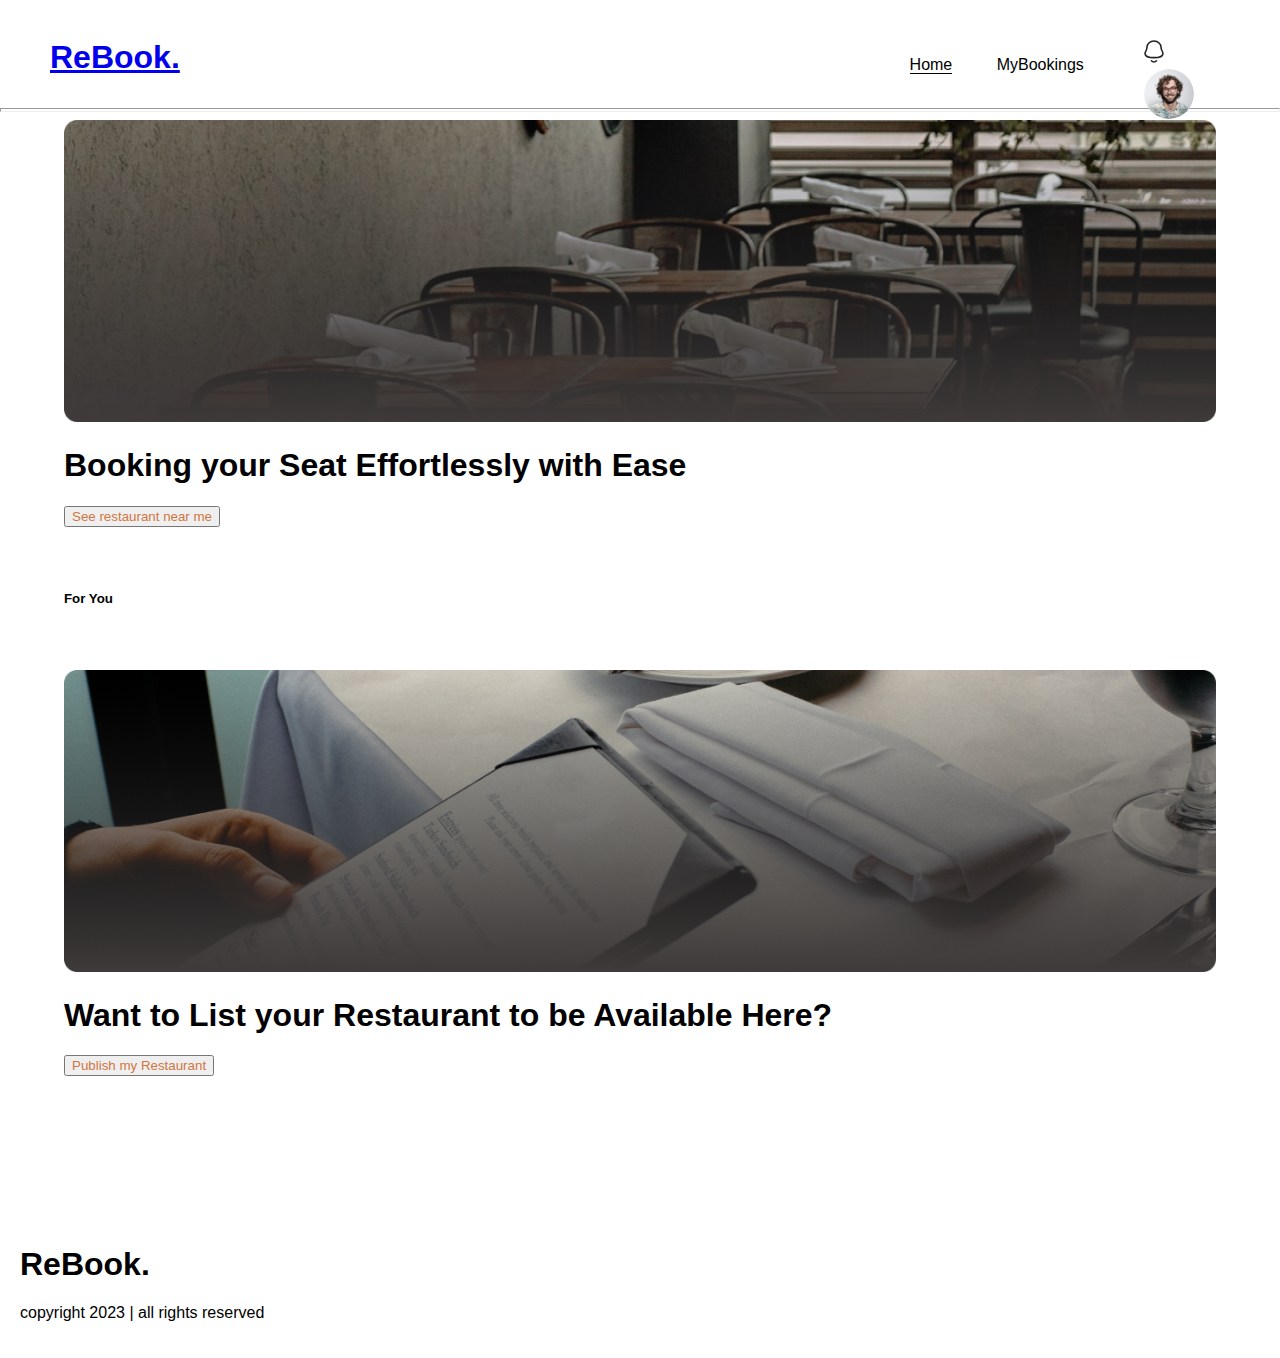
<file: Home/index.html>
<!DOCTYPE html>
<html lang="en">

<head>
    <meta charset="UTF-8">
    <meta name="viewport" content="width=device-width, initial-scale=1.0">
    <link rel="stylesheet" href="style.css">
    <link href="https://cdn.jsdelivr.net/npm/bootstrap@5.0.2/dist/css/bootstrap.min.css" rel="stylesheet"
        integrity="sha384-EVSTQN3/azprG1Anm3QDgpJLIm9Nao0Yz1ztcQTwFspd3yD65VohhpuuCOmLASjC" crossorigin="anonymous">
    <title>Document</title>
</head>

<!-- Dropdown Profil link source : https://www.youtube.com/watch?v=ybXulmeilFM -->

<body>
    <header id="header">
        <nav>
            <h1 class="ms-4 fs-2 fw-bold"><a href="index.html" class="text-decoration-none text-dark">ReBook.</a></h1>
            <ul>
                <li><a href="index.html" class="active text-dark text-decoration-none">Home</a></li>
                <li><a href="#" class="text-dark text-decoration-none">MyBookings</a></li>
            </ul>
            <div id="nav-right" class="d-flex border-start border-2 align-items-center" style="border-color: #D4D4D4; height: 40px;">
                <img src="Util/notification.svg" class="notif-pict">
                <img src="Util/user.png" alt="" srcset="" class="user-pict">
            </div>

            <div class="sub-menu-wrap shadow-lg" id="subMenu">
                <div class="sub-menu bg-white" style="padding: 20px;">
                    <div class="user-info d-flex align-items-center">
                        <img src="Util/user.png" alt="" srcset="" style="width: 60px; margin-right: 10px; border-radius: 50%;">
                        <h3 style="padding-top: 15px;">John Doe</h3>
                    </div>
                    <hr class="w-100" style="background-color: gray;">

                    <a href="#" class="sub-menu-link">
                        <img src="Util/icon-user.png" alt="" style="width: 35px;">
                        <p>Edit Profile</p>
                        <span>></span>
                    </a>
                    <a href="#" class="sub-menu-link">
                        <img src="Util/Home.svg" alt="">
                        <p>My Restaurant</p>
                        <span>></span>
                    </a>
                    <a href="#" class="sub-menu-link">
                        <img src="Util/Logout.svg" alt="">
                        <p>Logout</p>
                        <span class="mt-1">></span>
                    </a>
                </div>
            </div>

            <div class="notification-wrap shadow-lg" id="notifMenu">
                <div class="sub-menu bg-white" style="padding: 20px;">
                    <div class="notif-info d-flex align-item-center" style="margin-left: 30px;">
                        <h6 class="text-center">No Notification</h6>
                    </div>
                </div>
            </div>
        </nav>
        <hr class="mt-0" style="padding: 1px;">
    </header>

    <section class="hero position-relative mt-5">
        <img src="Util/hero.png" width="100%" alt="">

        <div class="position-absolute top-0 left-0 text-center text-white h-100">
            <div class="w-100 h-100 d-flex flex-column align-items-center justify-content-center">
                <h1 class="fw-light">
                    Booking your Seat Effortlessly with Ease
                </h1>

                <button class="btn btn-light fw-light mt-2" style="color: #D17642">
                    See restaurant near me
                </button>
            </div>
        </div>
    </section>

    <main class="mt-5 border-bottom" style="border-color: #D4D4D4; margin: 64px;">
        <h5 class="fw-bold">For You</h5>

    </main>

    <section class="hero position-relative mt-5">
        <img src="Util/Rectangle 3.png" width="100%" alt="">
        <div class="position-absolute top-0 left-0 text-center text-white h-100">
            <div class="w-100 h-100 d-flex flex-column align-items-center justify-content-center">
                <h1 class="fw-light">
                    Want to List your Restaurant to be Available Here?
                </h1>
                <button class="btn btn-light fw-light mt-2" style="color: #D17642;">
                    Publish my Restaurant
                </button>
            </div>
        </div>
    </section>

    <footer class="d-flex align-items-center justify-content-center flex-column border-top" style="border-color: #D4D4D4;">
        <h1 class="ms-4 fs-2 fw-bold">ReBook.</h1>
        <p>copyright 2023 | all rights reserved</p>
    </footer>

<!-- <script src="https://code.jquery.com/jquery-3.7.1.min.js" integrity="sha256-/JqT3SQfawRcv/BIHPThkBvs0OEvtFFmqPF/lYI/Cxo=" crossorigin="anonymous"></script> -->
<script src="index.js"></script>
</body>

</html>
</file>
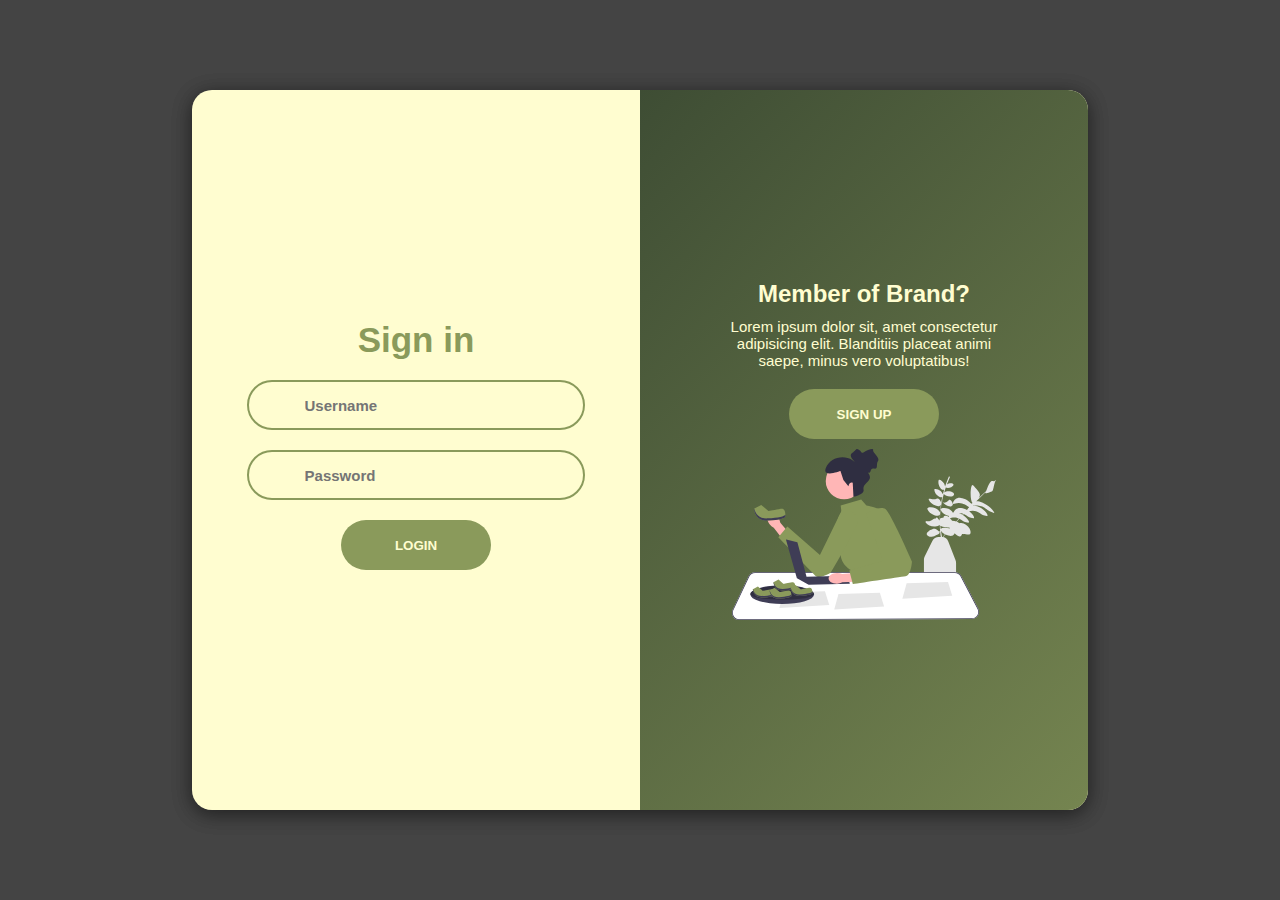
<file: Login/index.html>
<!DOCTYPE html>
<html lang="en">
<head>
    <meta charset="UTF-8">
    <meta name="viewport" content="width=device-width, initial-scale=1.0">
    <link rel="stylesheet" href="https://use.fontawesome.com/releases/v5.15.4/css/all.css" integrity="sha384-DyZ88mC6Up2uqS4h/KRgHuoeGwBcD4Ng9SiP4dIRy0EXTlnuz47vAwmeGwVChigm" crossorigin="anonymous"/>
    <link rel="stylesheet" href="style.css">
    <title>Login</title>
    <!-- https://www.youtube.com/watch?v=aAyxSExhwW4 -->
</head>
<body>
    <div class="container">
        <div class="sign-in-sign-up">
            <form action="index.php" class="sign-in-form" method="post">
                <h2 class="title">Sign in</h2>
                <div class="input-field">
                    <i class="fas fa-user"></i>
                    <input type="text" placeholder="Username" name="username" required>
                </div>
                <div class="input-field">
                    <i class="fas fa-lock"></i>
                    <input type="password" placeholder="Password" name="password" required>
                </div>  
                <div class="input-button">
                    <input type="submit" value="login" class="btn">
                </div>
            </form>
            <form action="register.php" class="sign-up-form">
                <h2 class="title">Sign Up</h2>
                <div class="input-field">
                    <i class="fas fa-user"></i>
                    <input type="text" placeholder="Username" name="username" required>
                </div>
                <div class="input-field">
                    <i class="fas fa-envelope"></i>
                    <input type="email" placeholder="Email" name="email" required>
                </div>
                <div class="input-field">
                    <i class="fas fa-lock"></i>
                    <input type="password" placeholder="Password" name="password" required>
                </div>  
                <div class="input-button">
                    <input type="submit" value="login" class="btn">
                </div>
            </form>
        </div>
        <div class="panel-container">
            <div class="panel left-panel">
                <div class="content">
                    <h3>Ingin bergabung dengan kami?</h3>
                    <p>Bergabunglah dengan kami dan pesan tempat restauran agar tidak perlu reservasi manual lagi!</p>
                    <button class="btn" id="sign-in-btn">Sign in</button>
                </div>
                <img src="signin.svg" alt="" class="image">
            </div>
            <div class="panel right-panel">
                <div class="content">
                    <h3>Member of Brand?</h3>
                    <p>Lorem ipsum dolor sit, amet consectetur adipisicing elit. Blanditiis placeat animi saepe, minus vero voluptatibus!</p>
                    <button class="btn" id="sign-up-btn">Sign up</button>
                </div>
                <img src="signup.svg" alt="" class="image">
            </div>
        </div>
    </div>

    <script src="main.js"></script>
</body>
</html>
</file>
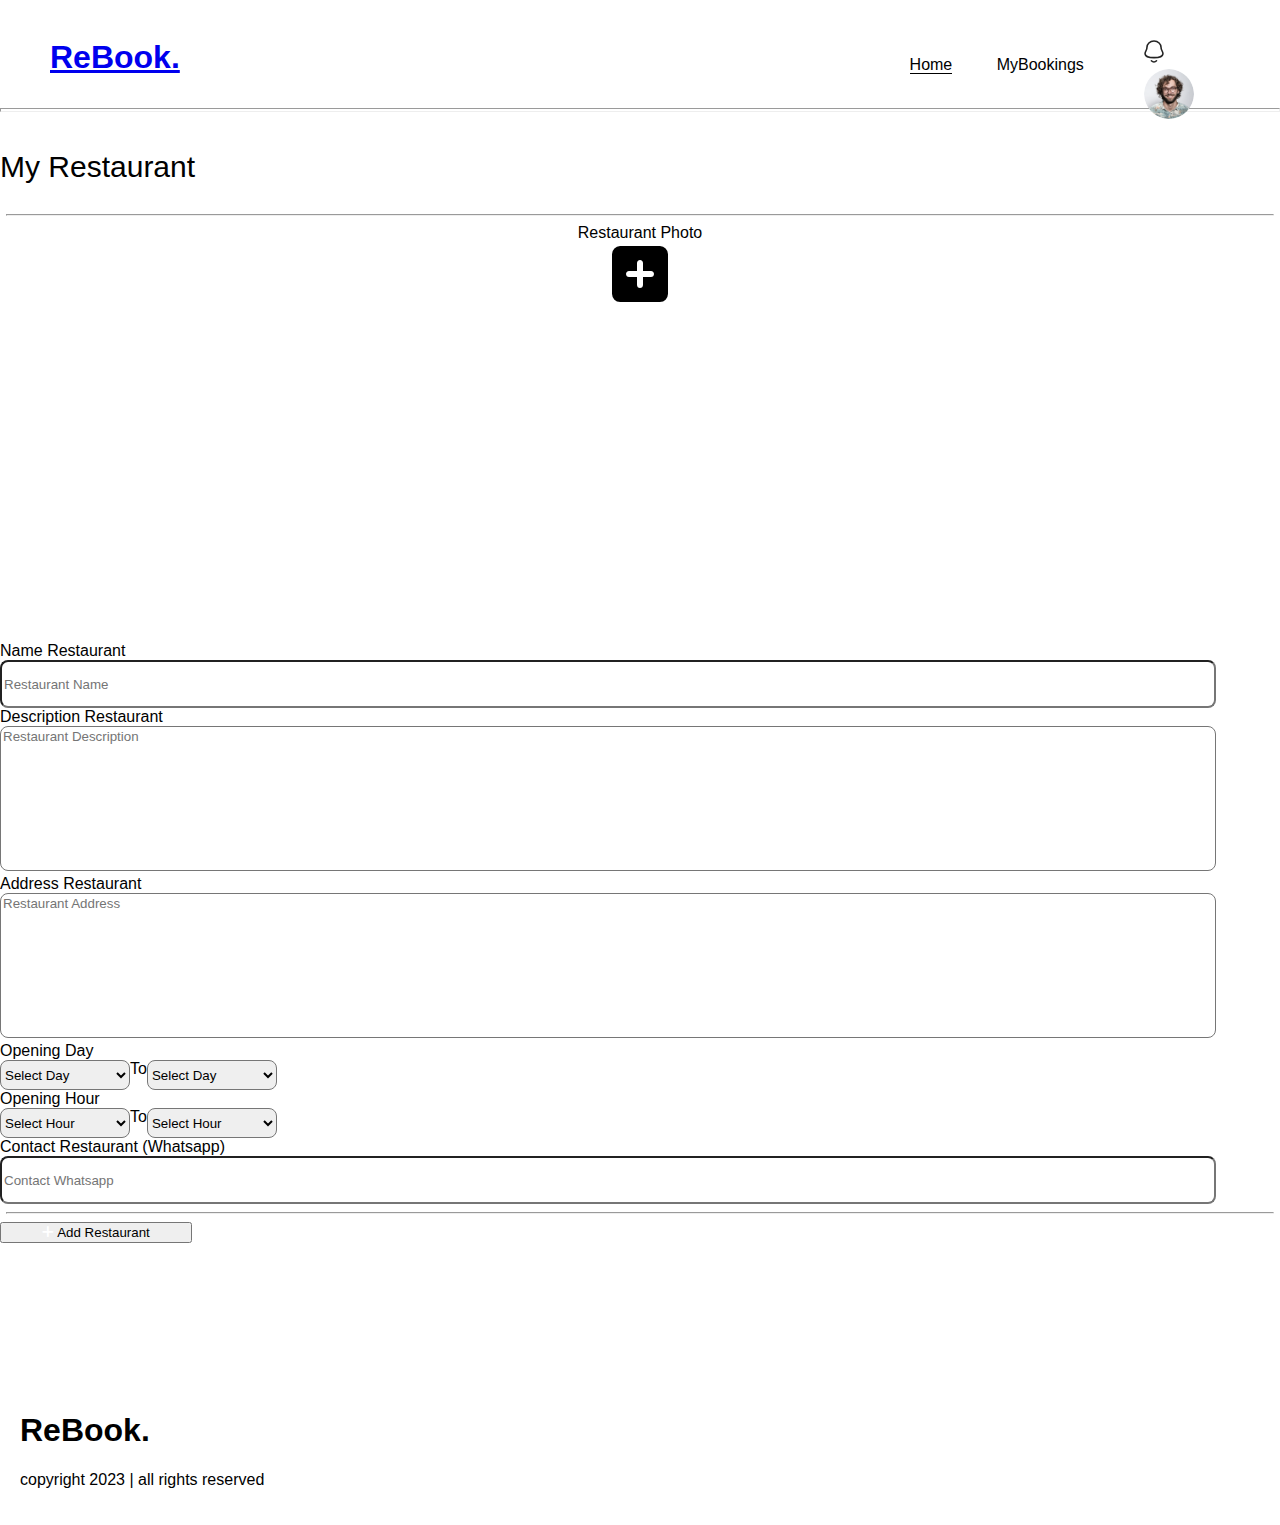
<file: Home/myRestaurantFill.html>
<!DOCTYPE html>
<html lang="en">

<head>
    <meta charset="UTF-8">
    <meta name="viewport" content="width=device-width, initial-scale=1.0">
    <link rel="stylesheet" href="style.css">
    <link href="https://cdn.jsdelivr.net/npm/bootstrap@5.0.2/dist/css/bootstrap.min.css" rel="stylesheet"
        integrity="sha384-EVSTQN3/azprG1Anm3QDgpJLIm9Nao0Yz1ztcQTwFspd3yD65VohhpuuCOmLASjC" crossorigin="anonymous">
    <link rel="stylesheet" href="https://cdnjs.cloudflare.com/ajax/libs/font-awesome/6.4.2/css/all.min.css">
    <title>Document</title>
</head>

<!-- Dropdown Profil link source : https://www.youtube.com/watch?v=ybXulmeilFM -->

<body>
    <header id="header">
        <nav>
            <h1 class="ms-4 fs-2 fw-bold"><a href="index.html" class="text-decoration-none text-dark">ReBook.</a></h1>
            <ul>
                <li><a href="index.html" class="active text-dark text-decoration-none">Home</a></li>
                <li><a href="#" class="text-dark text-decoration-none">MyBookings</a></li>
            </ul>
            <div id="nav-right" class="d-flex border-start border-2 align-items-center" style="border-color: #D4D4D4; height: 40px;">
                <img src="Util/notification.svg" class="notif-pict">
                <img src="Util/user.png" alt="" srcset="" class="user-pict">
            </div>

            <div class="sub-menu-wrap shadow-lg" id="subMenu">
                <div class="sub-menu bg-white" style="padding: 20px;">
                    <div class="user-info d-flex align-items-center">
                        <img src="Util/user.png" alt="" srcset="" style="width: 60px; margin-right: 10px; border-radius: 50%;">
                        <h3 style="padding-top: 15px;">John Doe</h3>
                    </div>
                    <hr class="w-100" style="background-color: gray;">

                    <a href="#" class="sub-menu-link">
                        <img src="Util/icon-user.png" alt="" style="width: 35px;">
                        <p>Edit Profile</p>
                        <span>></span>
                    </a>
                    <a href="#" class="sub-menu-link">
                        <img src="Util/Home.svg" alt="">
                        <p>My Restaurant</p>
                        <span>></span>
                    </a>
                    <a href="#" class="sub-menu-link">
                        <img src="Util/Logout.svg" alt="">
                        <p>Logout</p>
                        <span class="mt-1">></span>
                    </a>
                </div>
            </div>

            <div class="notification-wrap shadow-lg" id="notifMenu">
                <div class="sub-menu bg-white" style="padding: 20px;">
                    <div class="notif-info d-flex align-item-center" style="margin-left: 30px;">
                        <h6 class="text-center">No Notification</h6>
                    </div>
                </div>
            </div>
        </nav>
        <hr class="mt-0" style="padding: 1px;">
    </header>

    <div class="container mt-5">
        <div class="shadow p-3 mb-5 bg-white rounded" style="height: 88%;">
            <p class="text-center fw-bold" style=" font-size: 30px;">My Restaurant</p>
            <hr class="mt-3" style="width: 99%">
            <div class="row">
                <!-- Left -->
                <div class="col-md-7">
                    <div class="col-md-1"></div>
                    <div class="col-md-10">
                        <label class="col align-content-center fw-bold">Restaurant Photo</label>
                        <div class="position-relative">
                            <div class="container border border-dark" style="width: 100%px; height: 400px;  border-radius: 8px;">
                                <input type="file" id="photo" hidden>
                                <label class="col align-self-center" for="photo" id="photoLabel">
                                    <i class="fa-solid fa-square-plus fa-4x dark"></i>                            
                                </label>
                            </div>
                            <img class="position-absolute top-0 start-0" id="preview" style="display: none; max-width: 100%; border-radius: 8px;" />
                        </div>
                    </div>
                    <div class="col-md-1"></div>
                
                </div>
                <!-- right -->
                <div class="col-md-5">
                    <div class="mb-3">
                        <label for="nameRestaurant" class="form-label fw-bold">Name Restaurant</label>
                        <input type="text" class="form-control border-dark" id="nameRestaurant" style="border-radius: 8px; height: 48px; width: 95%;" placeholder="Restaurant Name">
                    </div>

                    <div class="mb-3">
                        <label for="name" class="fw-bold">Description Restaurant</label>
                        <textarea name="Description" id="" cols="28" rows="5" style="resize: none; border-radius: 8px; width: 95%; height: 145px;" placeholder="Restaurant Description"></textarea>
                    </div>
                    
                    <div class="mb-3">
                        <label for="name" class="fw-bold">Address Restaurant</label>
                        <textarea name="Address" id="" cols="28" rows="5" style="resize: none; width: 95%; height: 145px; border-radius: 8px;" placeholder="Restaurant Address"></textarea>
                    </div>

                    <div class="mb-3">
                        <label for="name" class="fw-bold">Opening Day</label>
                        <br>
                        <div class="mb-2" style="display: inline-flex;">
                            <select class="me-2" name="" id="" style="width: 130px; height: 30px; border-radius: 8px;">
                                <option selected>Select Day</option>
                                <option value="1">Monday</option>
                                <option value="2">Tuesday</option>
                                <option value="3">Wednesday</option>
                                <option value="4">Thursday</option>
                                <option value="5">Friday</option>
                                <option value="6">Saturday</option>
                                <option value="7">Sunday</option>
                            </select>
                        <label class="fw-bold">To</label>
                            <select class="ms-2" name="" id="" style="width: 130px; height: 30px; border-radius: 8px;">
                                <option selected>Select Day</option>
                                <option value="1">Monday</option>
                                <option value="2">Tuesday</option>
                                <option value="3">Wednesday</option>
                                <option value="4">Thursday</option>
                                <option value="5">Friday</option>
                                <option value="6">Saturday</option>
                                <option value="7">Sunday</option>
                            </select>
                        </div>
                    </div>
                    
                    <div class="mb-3">
                        <label for="name" class="fw-bold">Opening Hour</label>
                        <br>
                        <div class="mb-2" style="display: inline-flex;">
                            <select class="me-2" name="" id="" style="width: 130px; height: 30px; border-radius: 8px;">
                                <option selected>Select Hour</option>
                                <option value="1">00:00</option>
                                <option value="2">01:00</option>
                                <option value="3">02:00</option>
                                <option value="4">03:00</option>
                                <option value="5">04:00</option>
                                <option value="6">05:00</option>
                                <option value="7">06:00</option>
                                <option value="8">07:00</option>
                                <option value="9">08:00</option>
                                <option value="10">09:00</option>
                                <option value="11">10:00</option>
                                <option value="12">11:00</option>
                                <option value="13">12:00</option>
                                <option value="14">13:00</option>
                                <option value="15">14:00</option>
                                <option value="16">15:00</option>
                                <option value="17">16:00</option>
                                <option value="18">17:00</option>
                                <option value="19">18:00</option>
                                <option value="20">19:00</option>
                                <option value="21">20:00</option>
                                <option value="22">21:00</option>
                                <option value="23">22:00</option>
                                <option value="24">23:00</option>
                            </select>
                        <label class="fw-bold">To</label>
                            <select class="ms-2" name="" id="" style="width: 130px; height: 30px; border-radius: 8px;">
                                <option selected>Select Hour</option>
                                <option value="1">00:00</option>
                                <option value="2">01:00</option>
                                <option value="3">02:00</option>
                                <option value="4">03:00</option>
                                <option value="5">04:00</option>
                                <option value="6">05:00</option>
                                <option value="7">06:00</option>
                                <option value="8">07:00</option>
                                <option value="9">08:00</option>
                                <option value="10">09:00</option>
                                <option value="11">10:00</option>
                                <option value="12">11:00</option>
                                <option value="13">12:00</option>
                                <option value="14">13:00</option>
                                <option value="15">14:00</option>
                                <option value="16">15:00</option>
                                <option value="17">16:00</option>
                                <option value="18">17:00</option>
                                <option value="19">18:00</option>
                                <option value="20">19:00</option>
                                <option value="21">20:00</option>
                                <option value="22">21:00</option>
                                <option value="23">22:00</option>
                                <option value="24">23:00</option>
                            </select>
                        </div>
                    </div>

                    <div class="mb-3">
                        <label for="numRest" class="form-label fw-bold">Contact Restaurant (Whatsapp)</label>
                        <input type="number" class="form-control border-dark" id="numRest" style="border-radius: 8px; height: 48px; width: 95%;" placeholder="Contact Whatsapp">
                    </div>
                </div>

                <hr class="mt-3" style="width: 99%">
            
                <div class="d-flex justify-content-center">
                    <button class="btn btn-success " style="width: 15%;">
                        <i class="fa-solid fa-plus" style="color: #ffffff;"></i>
                        Add Restaurant
                    </button>
                </div>
            </div>
        </div>
    </div>

    <footer class="d-flex align-items-center justify-content-center flex-column border-top" style="border-color: #D4D4D4;">
        <h1 class="ms-4 fs-2 fw-bold">ReBook.</h1>
        <p>copyright 2023 | all rights reserved</p>
    </footer>

<script src="index.js"></script>
</body>

</html>
</file>
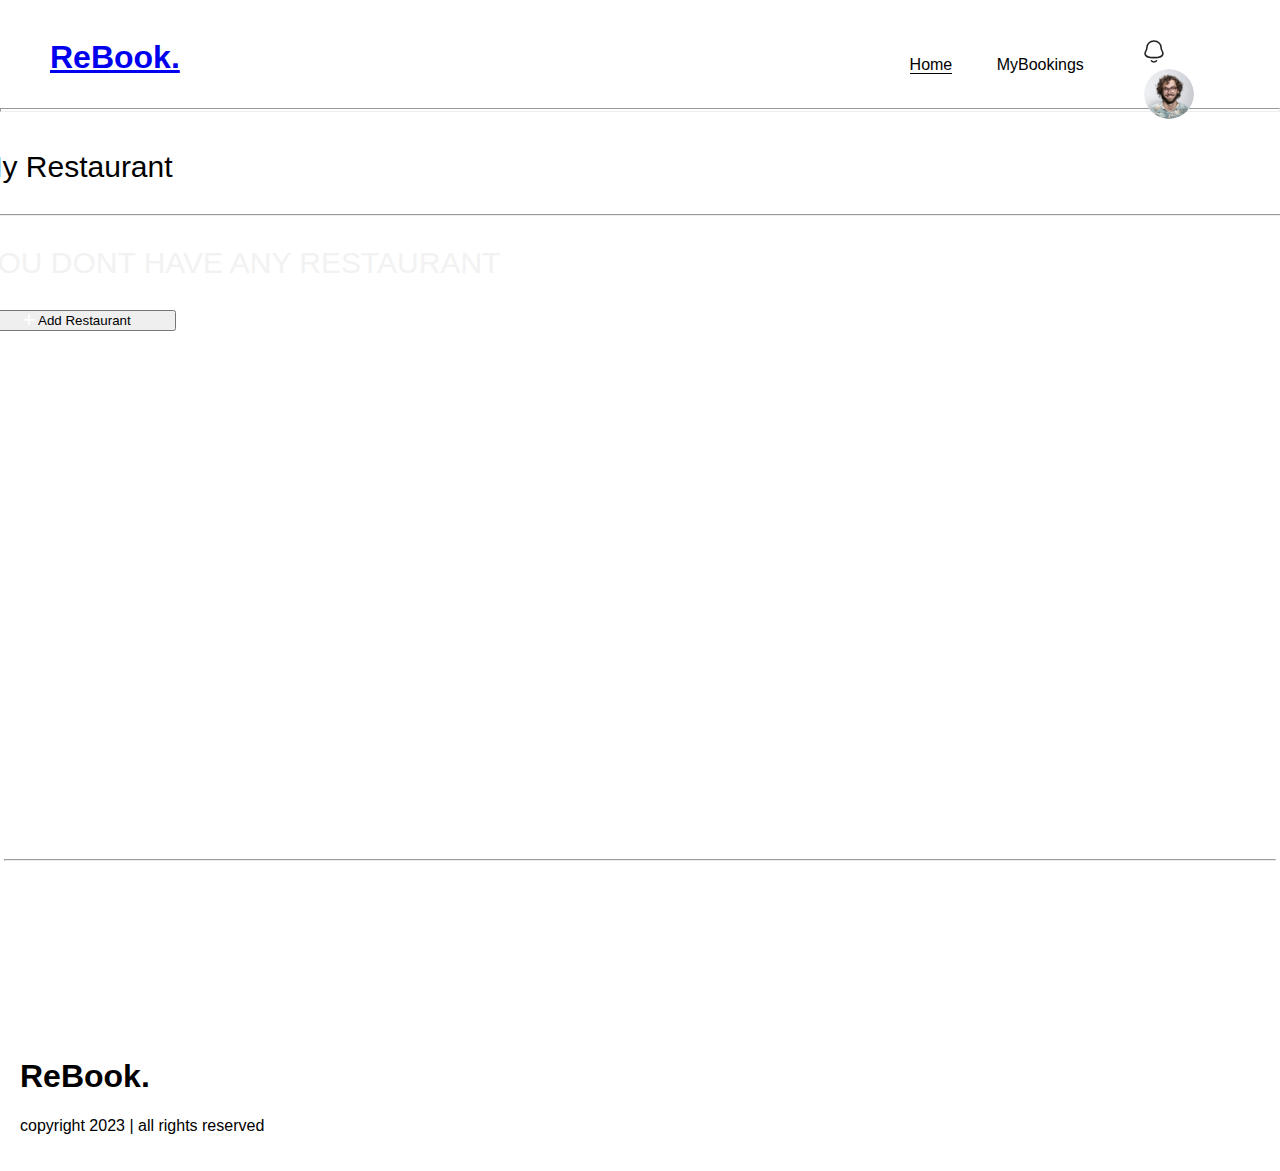
<file: Home/myRestaurantHome.html>
<!DOCTYPE html>
<html lang="en">

<head>
    <meta charset="UTF-8">
    <meta name="viewport" content="width=device-width, initial-scale=1.0">
    <link rel="stylesheet" href="style.css">
    <link href="https://cdn.jsdelivr.net/npm/bootstrap@5.0.2/dist/css/bootstrap.min.css" rel="stylesheet"
        integrity="sha384-EVSTQN3/azprG1Anm3QDgpJLIm9Nao0Yz1ztcQTwFspd3yD65VohhpuuCOmLASjC" crossorigin="anonymous">
    <link rel="stylesheet" href="https://cdnjs.cloudflare.com/ajax/libs/font-awesome/6.4.2/css/all.min.css">
    <title>Document</title>
</head>

<!-- Dropdown Profil link source : https://www.youtube.com/watch?v=ybXulmeilFM -->

<body>
    <header id="header">
        <nav>
            <h1 class="ms-4 fs-2 fw-bold"><a href="index.html" class="text-decoration-none text-dark">ReBook.</a></h1>
            <ul>
                <li><a href="index.html" class="active text-dark text-decoration-none">Home</a></li>
                <li><a href="#" class="text-dark text-decoration-none">MyBookings</a></li>
            </ul>
            <div id="nav-right" class="d-flex border-start border-2 align-items-center" style="border-color: #D4D4D4; height: 40px;">
                <img src="Util/notification.svg" class="notif-pict">
                <img src="Util/user.png" alt="" srcset="" class="user-pict">
            </div>

            <div class="sub-menu-wrap shadow-lg" id="subMenu">
                <div class="sub-menu bg-white" style="padding: 20px;">
                    <div class="user-info d-flex align-items-center">
                        <img src="Util/user.png" alt="" srcset="" style="width: 60px; margin-right: 10px; border-radius: 50%;">
                        <h3 style="padding-top: 15px;">John Doe</h3>
                    </div>
                    <hr class="w-100" style="background-color: gray;">

                    <a href="#" class="sub-menu-link">
                        <img src="Util/icon-user.png" alt="" style="width: 35px;">
                        <p>Edit Profile</p>
                        <span>></span>
                    </a>
                    <a href="#" class="sub-menu-link">
                        <img src="Util/Home.svg" alt="">
                        <p>My Restaurant</p>
                        <span>></span>
                    </a>
                    <a href="#" class="sub-menu-link">
                        <img src="Util/Logout.svg" alt="">
                        <p>Logout</p>
                        <span class="mt-1">></span>
                    </a>
                </div>
            </div>

            <div class="notification-wrap shadow-lg" id="notifMenu">
                <div class="sub-menu bg-white" style="padding: 20px;">
                    <div class="notif-info d-flex align-item-center" style="margin-left: 30px;">
                        <h6 class="text-center">No Notification</h6>
                    </div>
                </div>
            </div>
        </nav>
        <hr class="mt-0" style="padding: 1px;">
    </header>

    <div class="col container mt-5">
        <div class="shadow p-3 mb-5 bg-white rounded" style="width: 1325px;">
            <p class="text-center fw-bold" style="font-size: 30px;">My Restaurant</p>
            <hr class="mt-3" style="width: 99%">
            <p class="text-center fw-bold" style="font-size: 30px; color: #f2f2f2;"> YOU DONT HAVE ANY RESTAURANT</p>
            <a href="myRestaurantFill.html">
                <div class="d-flex justify-content-center align-items-center">
                    <button class="btn btn-success " style="width: 15%;">
                        <i class="fa-solid fa-plus" style="color: #ffffff;"></i>
                        Add Restaurant
                    </button>
                </div>
            </a>
          
            <div class="bottom" style="margin-top: 500px;">
                <footer>
                    <hr class="mt-3" style="width: 99%;">
                </footer>   
            </div>
          
        </div>
    </div>  

    <footer class="d-flex align-items-center justify-content-center flex-column border-top" style="border-color: #D4D4D4;">
        <h1 class="ms-4 fs-2 fw-bold">ReBook.</h1>
        <p>copyright 2023 | all rights reserved</p>
    </footer>

<script src="index.js"></script>
</body>

</html>
</file>
<file: Home/style.css>
* {
    box-sizing: border-box;
    scroll-behavior: smooth;
    font-family: 'Helvetica', 'Arial', sans-serif;
}

body {
    margin: 0;
    padding: 0;
    background-color: #FFF;
}

header {
    position: sticky;
    z-index: 9999999;
    top: 0;
}

nav {
    display: flex;
    background-color: white;
    padding: 15px 50px 0px 50px;
    align-items: center;
    justify-content: space-between;
    position: relative;
    /* border-bottom: 1px solid #D4D4D4;  */
}

.user-pict {
    width: 50px;
    border-radius: 50%;
    cursor: pointer;
    margin: 0 10px 10px 20px;
}

.notif-pict {
    width: 20px;
    height: 27px;
    cursor: pointer;
    margin: 0 10px 0 20px;
}

nav ul {
    width: 100%;
    text-align: right;
    padding-right: 20px;
    padding-top: 15px;
}

nav ul li {
    display: inline-block;
    list-style: none;
    margin: 10px 20px;
}

nav ul li a {
    color: black;
    text-decoration: none;
}

nav>ul>li>a.active {
    border-bottom: 1px solid black;
}

nav>ul>li>a:hover {
    color: #D17642 !important;
}

footer {
    padding: 20px;
    margin-top: 128px;
}

body section,
body footer body main {
    padding: 0 64px;
}

section.hero div {
    width: calc(100% - 128px);
}

.sub-menu-wrap {
    position: absolute;
    top: 95%;
    right: 3%;
    width: 320px;
    max-height: 0px;
    overflow: hidden;
    transition: max-height 0.3s;
    border-radius: 15px;
    z-index: 9999999999;
}

.notification-wrap {
    position: absolute;
    top: 95%;
    right: 7%;
    width: 220px;
    max-height: 0px;
    overflow: hidden;
    transition: max-height 0.3s;
    border-radius: 15px !important;
    z-index: 9999999999;
}



.sub-menu-wrap.open-menu,
.notification-wrap.open-notif {
    max-height: 400px;
}

.sub-menu-link {
    display: flex;
    align-items: center;
    text-decoration: none;
    color: black;
    margin: 12px 0;
}

.sub-menu-link p {
    width: 100%;
    margin-top: 15px;
}

.sub-menu-link img {
    width: 40px;
    padding: 8px;
    margin-right: 15px;
}

.sub-menu-link span {
    font-size: 22px;
    transition: transform 0.5s;
    margin-bottom: 5px;
}

.sub-menu-link:hover span {
    transform: translateX(5px);
}

.sub-menu-link:hover p {
    font-weight: 600;
}

.btn.btn-light:hover {
    background-color: #D17642 !important;
    color: white !important;
}

/*Upload*/
.col {
    display: flex;
    justify-content: center;
    align-items: center;
}

.container {
    display: flex;
    flex-direction: column;
}

.preview {
    max-height: 400px;
    max-width: 100%;
    border-radius: 8px;
}

.photoLabel {
    cursor: pointer;
}

.form-control::-webkit-outer-spin-button,
.form-control::-webkit-inner-spin-button {
    -webkit-appearance: none;
    margin: 0;
}

/*Review*/
.star {
    cursor: pointer;
    color: #f1c40f;
    font-size: 36px;
}
.star:hover ~ .star {
    color: #f1c40f;
}
</file>
<file: Login/style.css>
*{
    margin: 0;
    padding: 0;
    box-sizing: border-box;
    font-family: 'Helvetica', 'sans-serif';
}

body{
    display: flex;
    align-items: center;
    justify-content: center;
    min-height: 100vh;
    background-color: #444;
}

.container{
    position: relative;
    width: 70vw;
    height: 80vh;
    border-radius: 20px;
    box-shadow: 0 4px 20px 0 rgba(0, 0, 0, 0.3), 0 4px 20px 0 rgba(0, 0, 0, 0.3);
    overflow: hidden;
}

.container::before{
    position: absolute;
    content: '';
    top: 0;
    left: -50%;
    width: 100%;
    height: 100%;
    background: linear-gradient(-45deg, #8A9A5B, #3e4d34);
    z-index: 6;
    transform: translateX(100%);
    transition: 1s ease-in-out; 
}

.sign-in-sign-up{
    position: absolute;
    top: 0;
    left: 0;
    width: 100%;
    height: 100%;
    display: flex;
    align-items: center;
    justify-content: space-around;
    background-color: #FFFDD0;
    z-index: 5;
}

form{
    display: flex;
    align-items: center;
    justify-content: center;
    flex-direction: column;
    width: 40%;
    min-width: 238px;
    padding: 0 10px;

}

form.sign-in-form{
    opacity: 1;
    transition: 0.5s ease-in-out;
    transition-delay: 1s;
}

form.sign-up-form{
    opacity: 0;
    transition: 0.5s ease-in-out;
    transition-delay: 1s;
}

.title{
    font-size: 35px;
    color: #8A9A5B;
    margin-bottom: 10px;
}

.input-field{
    width: 100%;
    height: 50px;
    background: #FFFDD0;
    margin: 10px 0;
    border: 2px solid #8A9A5B;
    border-radius: 50px;
    display: flex;
    align-items: center;
}

.input-field i{
    flex: 1;
    text-align: center;
    color: #666;
    font-size: 18px;
}

.input-field input{
    flex: 5;
    background: none;
    border: none;
    outline: none;
    background: 100%;
    font-size: 15px;
    font-weight: 600;
    color: #444;

}

.btn{
    width: 150px;
    height: 50px;
    border: none;
    border-radius: 50px;
    background: #8A9A5B;
    color: #FFFDD0;
    font-weight: 600;
    margin: 10px 0;
    text-transform: uppercase;
}

.btn:hover{
    cursor: pointer;
    border: 2px solid #8A9A5B;
    background-color: #FFFDD0;
    color: #8A9A5B;
}

.panel-container{
    position:absolute;
    top: 0;
    left: 0;
    width: 100%;
    height: 100%;
    display: flex;
    align-items: center;
    justify-content: space-around;
}

.left-panel{
    pointer-events: none;
}

.panel{
    display: flex;
    flex-direction: column;
    align-items: center;
    width: 35%;
    min-width: 238px;
    padding: 0 10px;
    text-align: center;
    justify-content: space-around;
    z-index: 6;
}

.content{
    color: #FFFDD0;
    transition: 1.1s ease-in-out;
    transition-delay: 0.5s;
}

.panel h3{
    font-size: 24px;
    font-weight: 600;
}

.panel p{
    font-size: 15px;
    padding: 10px 0;
}


.image{
    width: 90%;
    transition: 1.1s ease-in-out;
    transition-delay: 0.4s;
}

.left-panel .image,.left-panel .content{
    transform: translateX(-200%);           
}

.right-panel .image,.right-panel .content{
    transform: translateX(0);
}

.container.sign-up-mode::before{
    transform: translateX(0);
}

.container.sign-up-mode .right-panel .image,.container.sign-up-mode .right-panel .content{
    transform: translateX(200%);
}

.container.sign-up-mode .left-panel .image,.container.sign-up-mode .left-panel .content{
    transform: translateX(0);
}

.container.sign-up-mode form.sign-in-form{
    opacity: 0;
}

.container.sign-up-mode form.sign-up-form{
    opacity: 1;
}


.container.sign-up-mode .right-panel{
    pointer-events: none;
}

.container.sign-up-mode .left-panel{
    pointer-events: all;
}

@media (max-width: 990px){
    .left-panel .image{
        width: 60%;
    }
}

@media (max-width: 779px){
    .container{
        width: 100vw;
        height: 100vh;
    }
}

@media (max-width: 635px){
    .container::before{
        display: none;
    }
    form{
        width: 80%;
    }
    form.sign-up-form{
        display: none;
    }
    .panel-container{
        display: none;
    }
}
</file>
